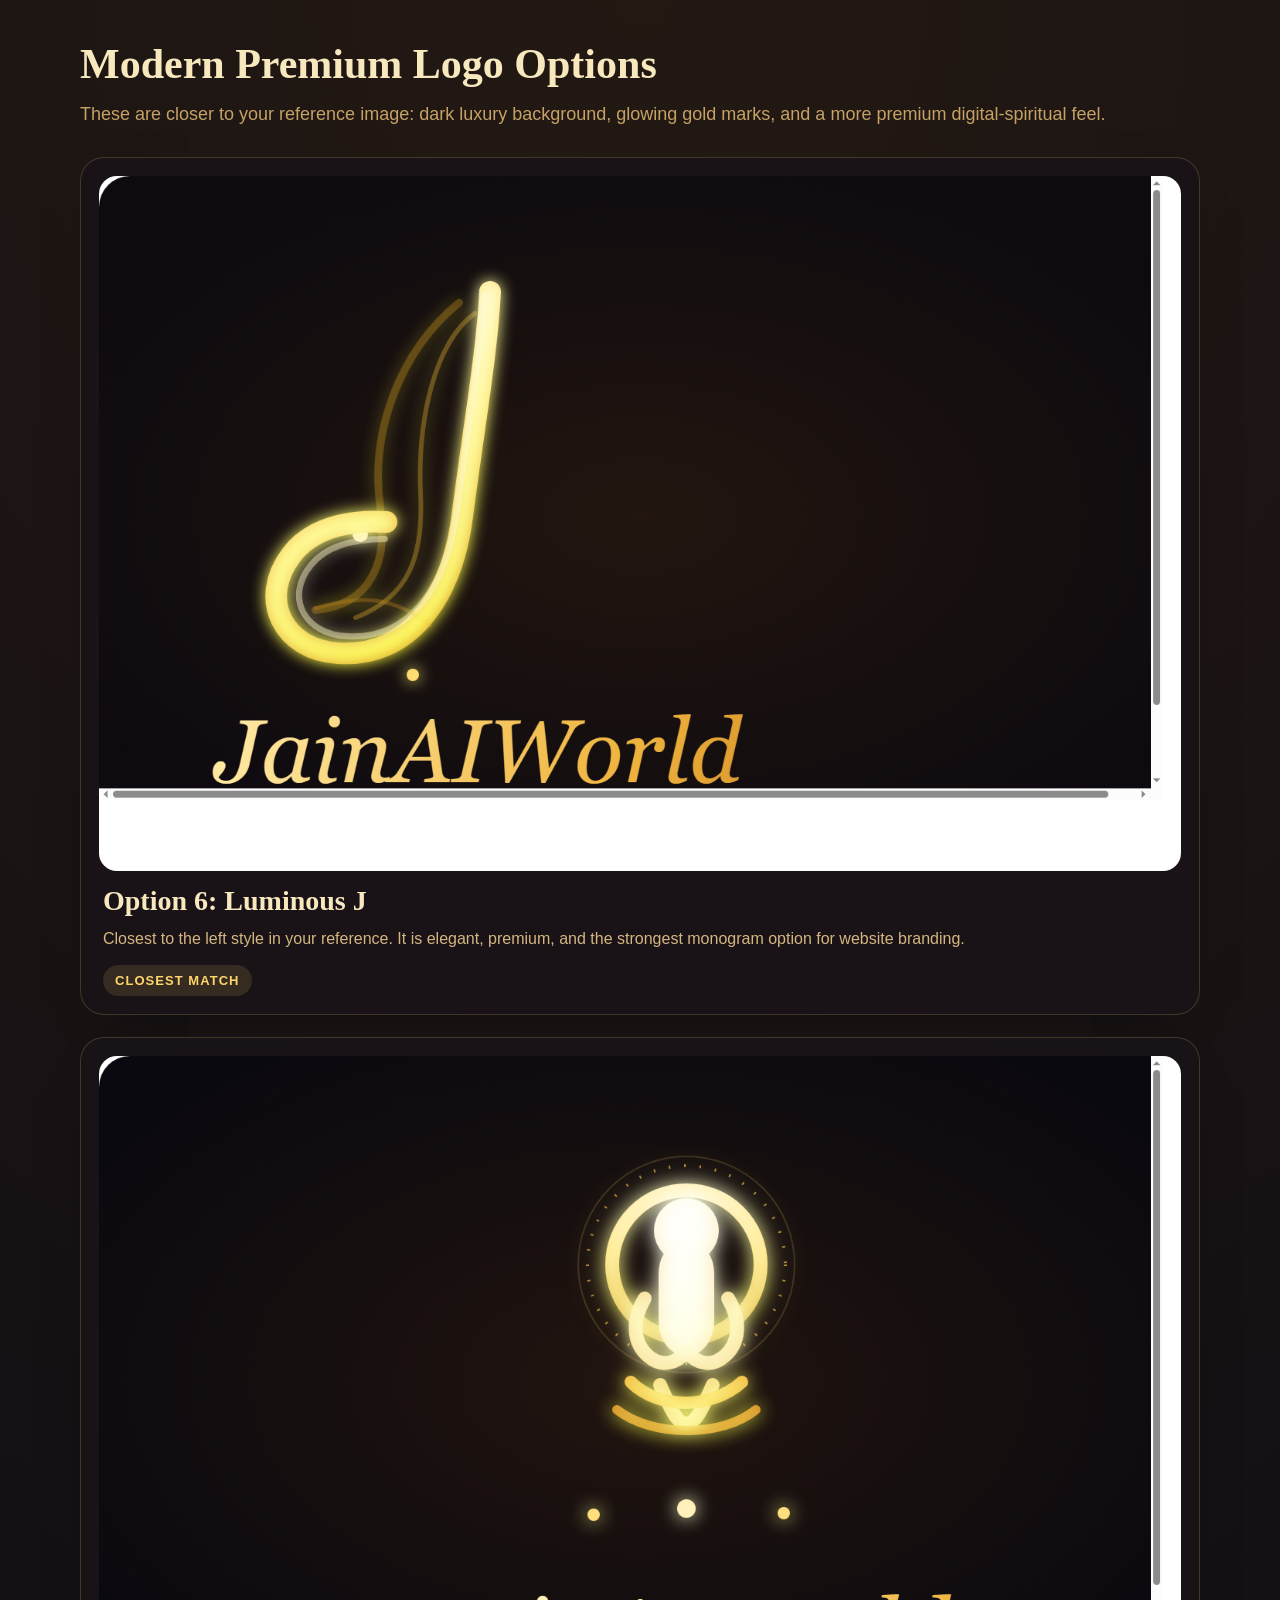
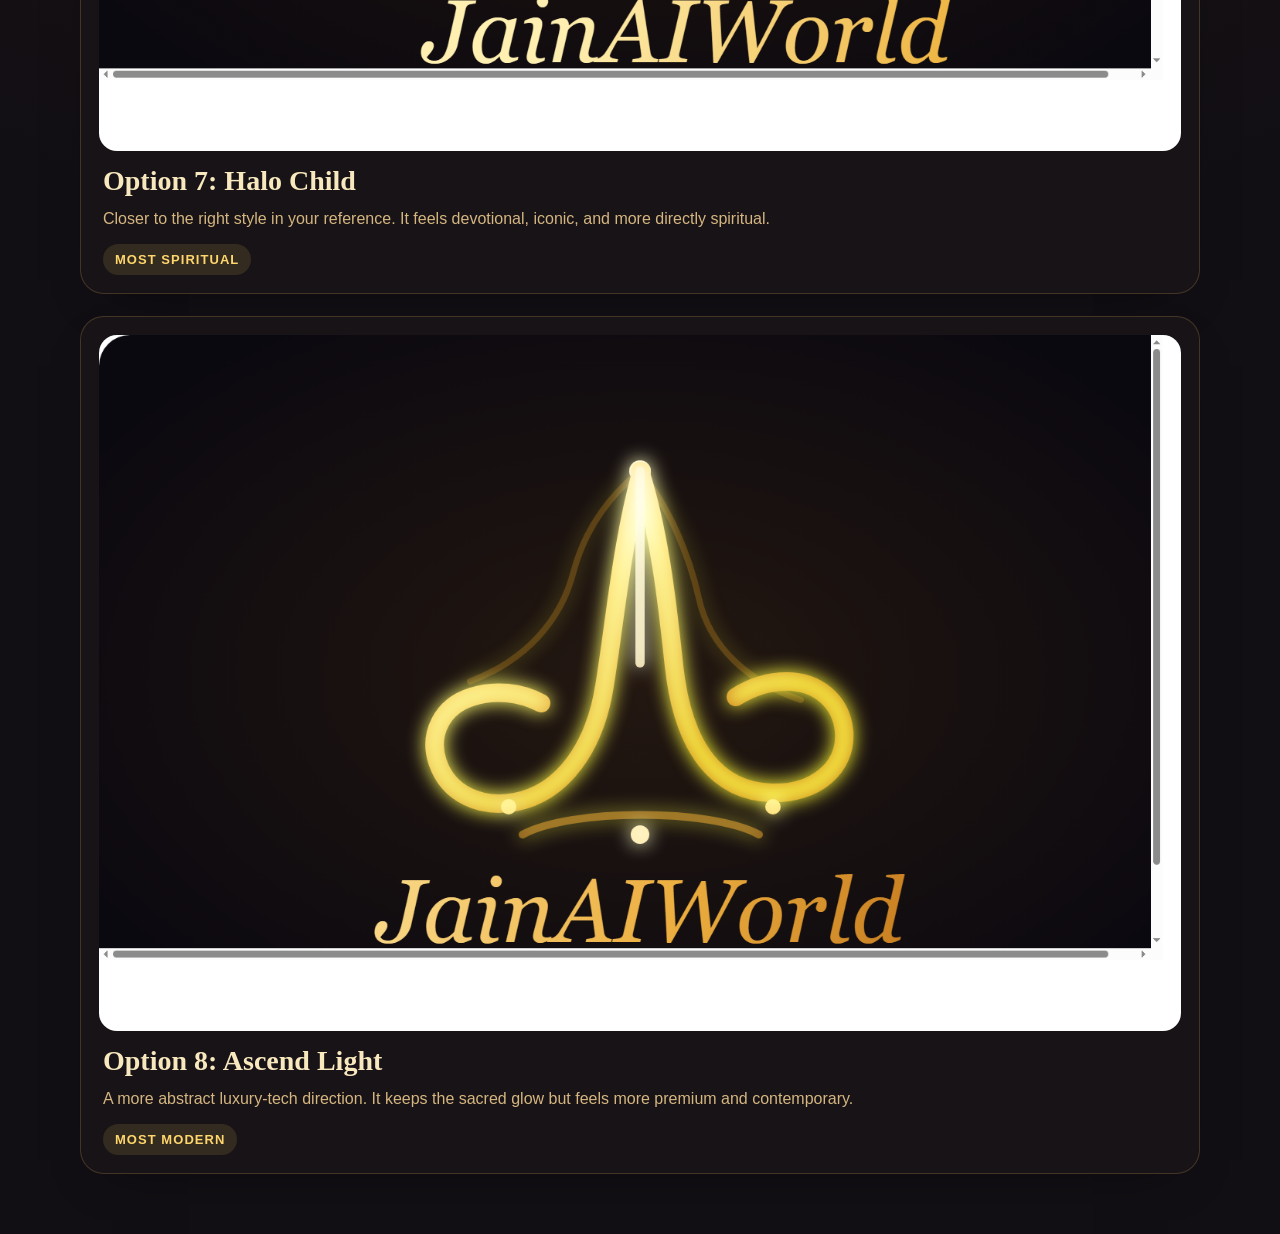
<file: logo-options-modern.html>
﻿<!DOCTYPE html>
<html lang="en">
  <head>
    <meta charset="UTF-8" />
    <meta name="viewport" content="width=device-width, initial-scale=1.0" />
    <title>JainAIWorld Modern Logo Options</title>
    <style>
      :root {
        --bg: #120f14;
        --card: rgba(26, 20, 24, 0.92);
        --border: rgba(255, 212, 107, 0.18);
        --text: #f8e8be;
        --muted: #c5a165;
      }
      * { box-sizing: border-box; }
      body {
        margin: 0;
        font-family: Arial, sans-serif;
        color: var(--text);
        background: radial-gradient(circle at top, #231913 0%, var(--bg) 65%);
      }
      .wrap {
        width: min(1120px, calc(100% - 32px));
        margin: 0 auto;
        padding: 40px 0 60px;
      }
      h1 {
        margin: 0;
        font-family: Georgia, serif;
        font-size: 42px;
      }
      .sub {
        margin: 12px 0 28px;
        color: var(--muted);
        font-size: 18px;
        line-height: 1.6;
      }
      .grid {
        display: grid;
        gap: 22px;
      }
      .card {
        padding: 18px;
        border: 1px solid var(--border);
        border-radius: 24px;
        background: var(--card);
        box-shadow: 0 18px 50px -32px rgba(0, 0, 0, 0.7);
      }
      img {
        width: 100%;
        display: block;
        border-radius: 18px;
        background: #0f0c11;
      }
      .meta {
        padding: 14px 4px 0;
      }
      .meta h2 {
        margin: 0 0 8px;
        font-family: Georgia, serif;
        font-size: 28px;
      }
      .meta p {
        margin: 0;
        color: #d5b680;
        line-height: 1.7;
      }
      .tag {
        display: inline-block;
        margin-top: 12px;
        padding: 8px 12px;
        border-radius: 999px;
        background: rgba(255, 210, 103, 0.12);
        color: #ffd66c;
        font-size: 13px;
        font-weight: 700;
        letter-spacing: 0.08em;
      }
    </style>
  </head>
  <body>
    <div class="wrap">
      <h1>Modern Premium Logo Options</h1>
      <p class="sub">These are closer to your reference image: dark luxury background, glowing gold marks, and a more premium digital-spiritual feel.</p>
      <div class="grid">
        <section class="card">
          <img src="assets/logos/modern-luminous-j.png" alt="Luminous J logo" />
          <div class="meta">
            <h2>Option 6: Luminous J</h2>
            <p>Closest to the left style in your reference. It is elegant, premium, and the strongest monogram option for website branding.</p>
            <span class="tag">CLOSEST MATCH</span>
          </div>
        </section>
        <section class="card">
          <img src="assets/logos/modern-halo-child.png" alt="Halo Child logo" />
          <div class="meta">
            <h2>Option 7: Halo Child</h2>
            <p>Closer to the right style in your reference. It feels devotional, iconic, and more directly spiritual.</p>
            <span class="tag">MOST SPIRITUAL</span>
          </div>
        </section>
        <section class="card">
          <img src="assets/logos/modern-ascend-light.png" alt="Ascend Light logo" />
          <div class="meta">
            <h2>Option 8: Ascend Light</h2>
            <p>A more abstract luxury-tech direction. It keeps the sacred glow but feels more premium and contemporary.</p>
            <span class="tag">MOST MODERN</span>
          </div>
        </section>
      </div>
    </div>
  </body>
</html>
</file>
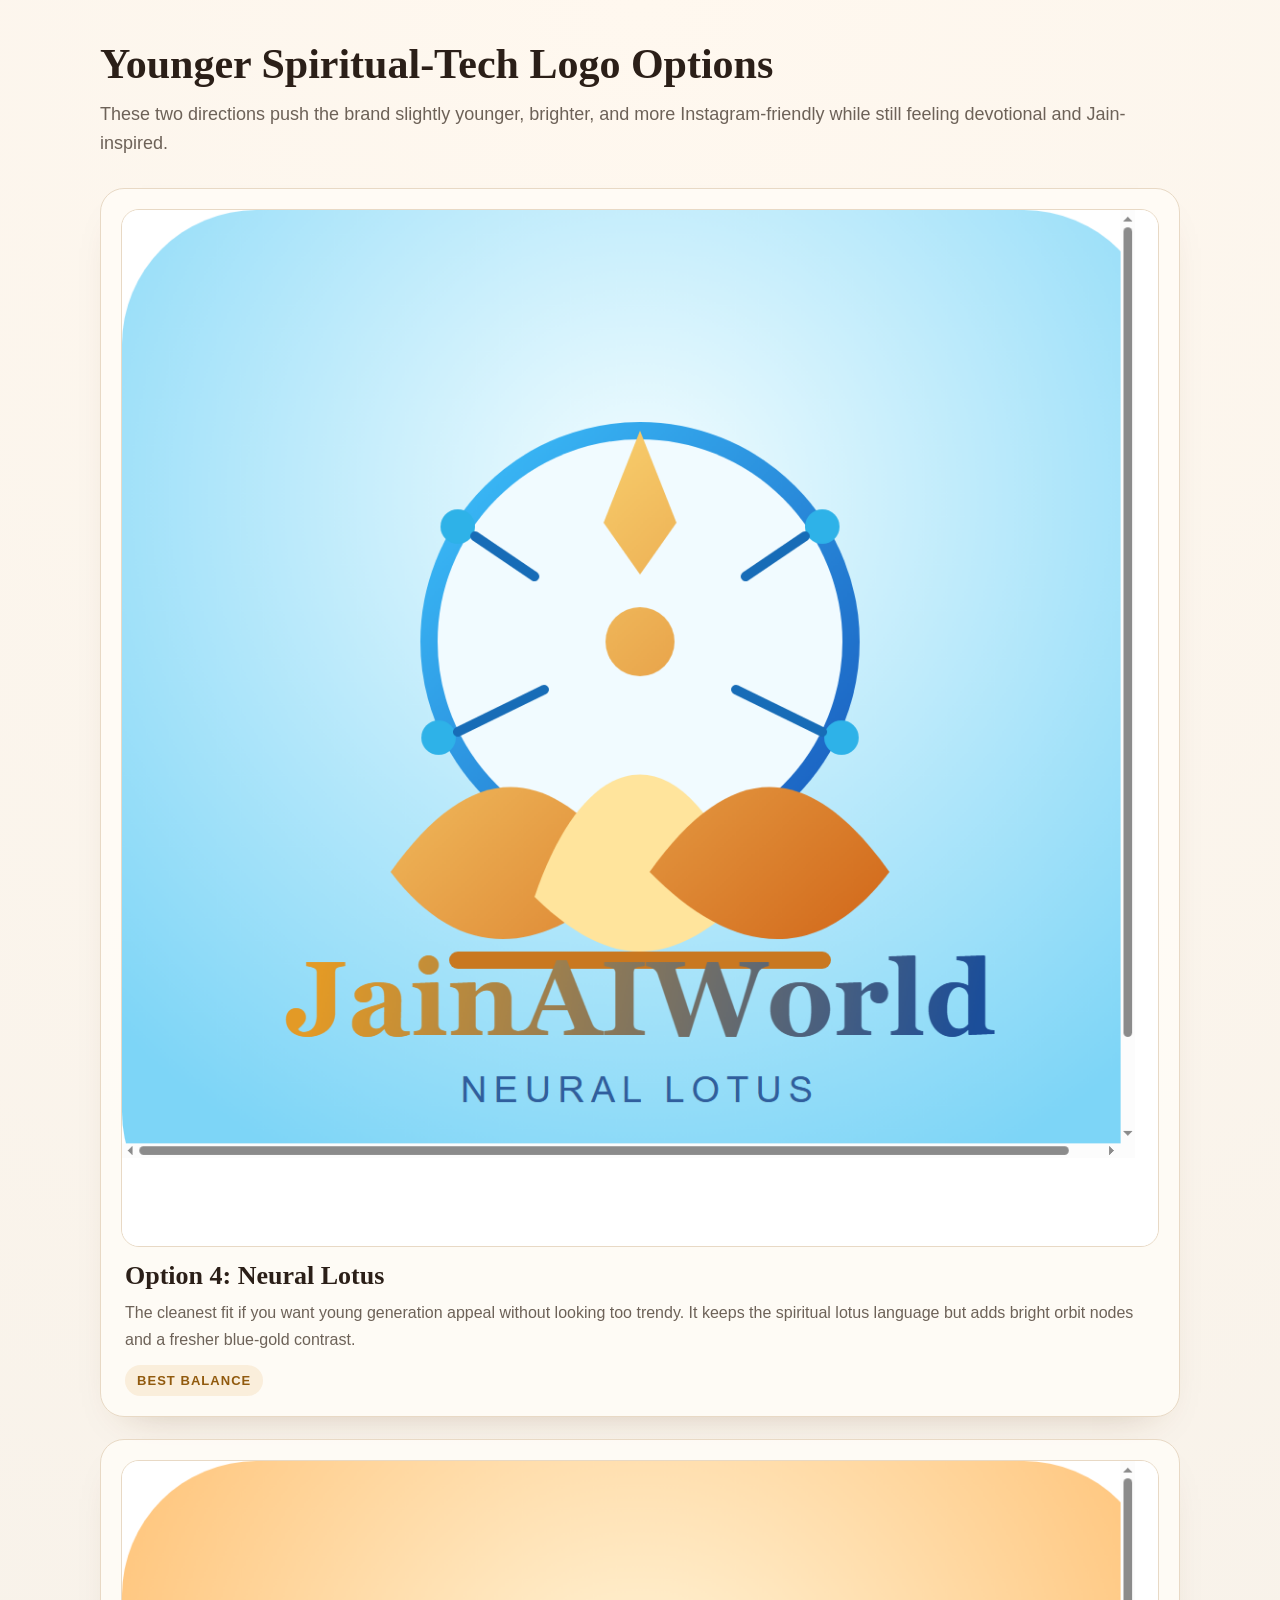
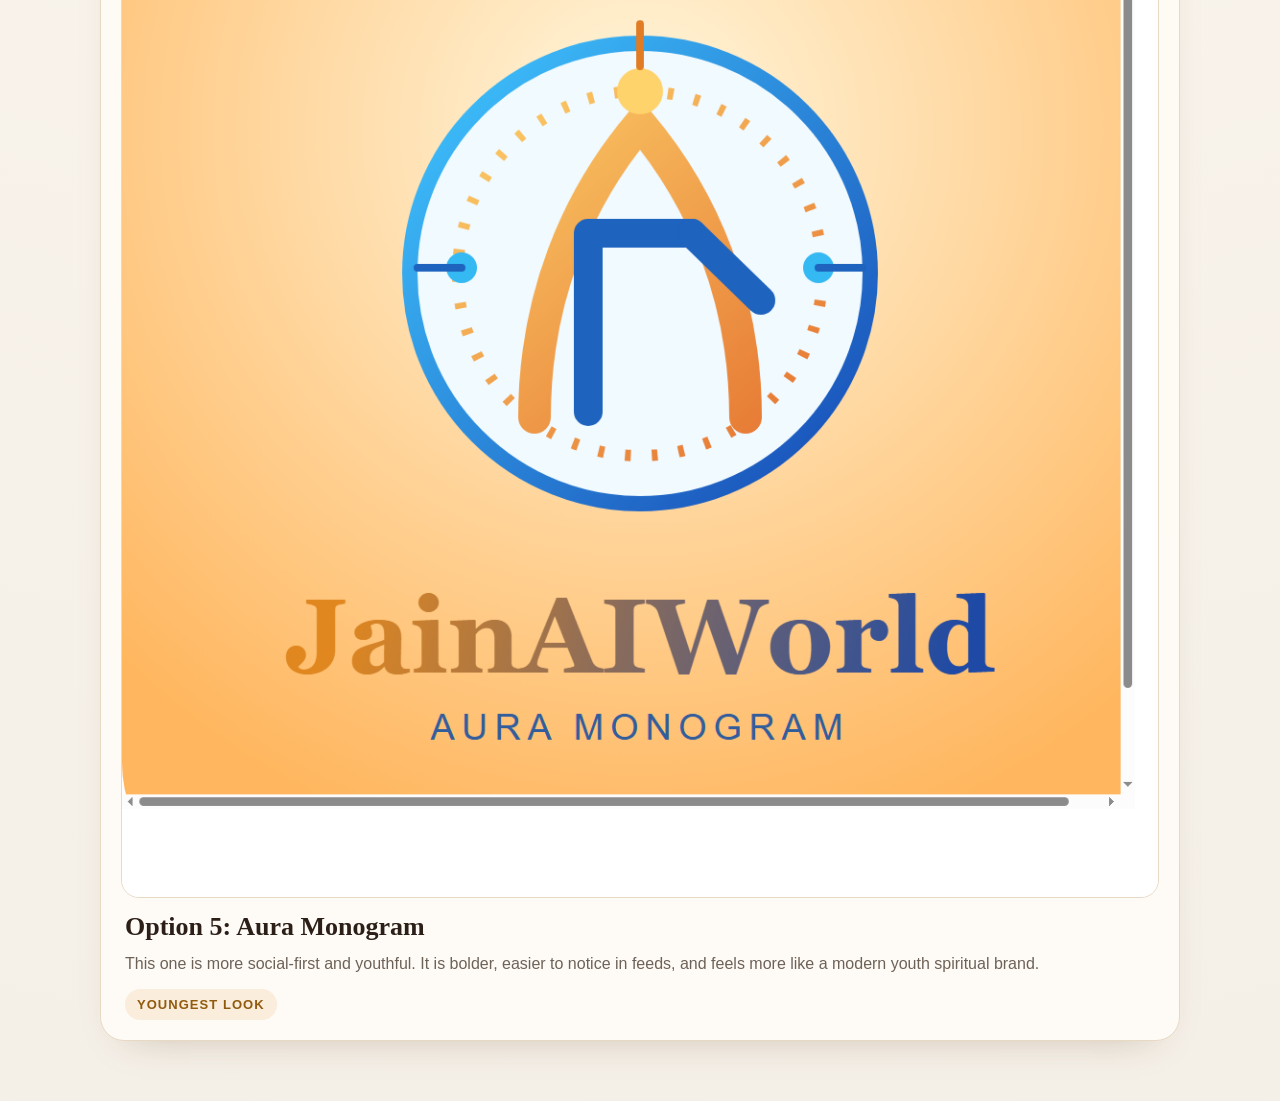
<file: logo-options-young.html>
﻿<!DOCTYPE html>
<html lang="en">
  <head>
    <meta charset="UTF-8" />
    <meta name="viewport" content="width=device-width, initial-scale=1.0" />
    <title>JainAIWorld Young Logo Options</title>
    <style>
      :root { --bg:#f4efe7; --card:rgba(255,252,247,.9); --text:#2b1f18; --muted:#6d6258; --border:#e8d9c5; --accent:#d98d22; }
      * { box-sizing:border-box; }
      body { margin:0; font-family:Arial,sans-serif; color:var(--text); background:radial-gradient(circle at top,#fff8ef,var(--bg)); }
      .wrap { width:min(1080px,calc(100% - 32px)); margin:0 auto; padding:40px 0 60px; }
      h1 { margin:0; font-family:Georgia,serif; font-size:42px; }
      .sub { margin:12px 0 30px; color:var(--muted); font-size:18px; line-height:1.6; }
      .grid { display:grid; gap:22px; }
      .card { background:var(--card); border:1px solid var(--border); border-radius:24px; padding:20px; box-shadow:0 18px 40px -28px rgba(93,52,18,.35); }
      .card img { width:100%; display:block; border-radius:18px; border:1px solid var(--border); background:#fff; }
      .meta { padding:14px 4px 0; }
      .meta h2 { margin:0 0 8px; font-size:26px; font-family:Georgia,serif; }
      .meta p { margin:0; color:var(--muted); line-height:1.7; }
      .tag { display:inline-block; margin-top:12px; padding:8px 12px; border-radius:999px; background:rgba(217,141,34,.12); color:#915a0e; font-size:13px; font-weight:700; letter-spacing:.08em; }
    </style>
  </head>
  <body>
    <div class="wrap">
      <h1>Younger Spiritual-Tech Logo Options</h1>
      <p class="sub">These two directions push the brand slightly younger, brighter, and more Instagram-friendly while still feeling devotional and Jain-inspired.</p>
      <div class="grid">
        <section class="card">
          <img src="assets/logos/instagram-neural-lotus.png" alt="Neural Lotus logo concept" />
          <div class="meta">
            <h2>Option 4: Neural Lotus</h2>
            <p>The cleanest fit if you want young generation appeal without looking too trendy. It keeps the spiritual lotus language but adds bright orbit nodes and a fresher blue-gold contrast.</p>
            <span class="tag">BEST BALANCE</span>
          </div>
        </section>
        <section class="card">
          <img src="assets/logos/instagram-aura-monogram.png" alt="Aura Monogram logo concept" />
          <div class="meta">
            <h2>Option 5: Aura Monogram</h2>
            <p>This one is more social-first and youthful. It is bolder, easier to notice in feeds, and feels more like a modern youth spiritual brand.</p>
            <span class="tag">YOUNGEST LOOK</span>
          </div>
        </section>
      </div>
    </div>
  </body>
</html>
</file>
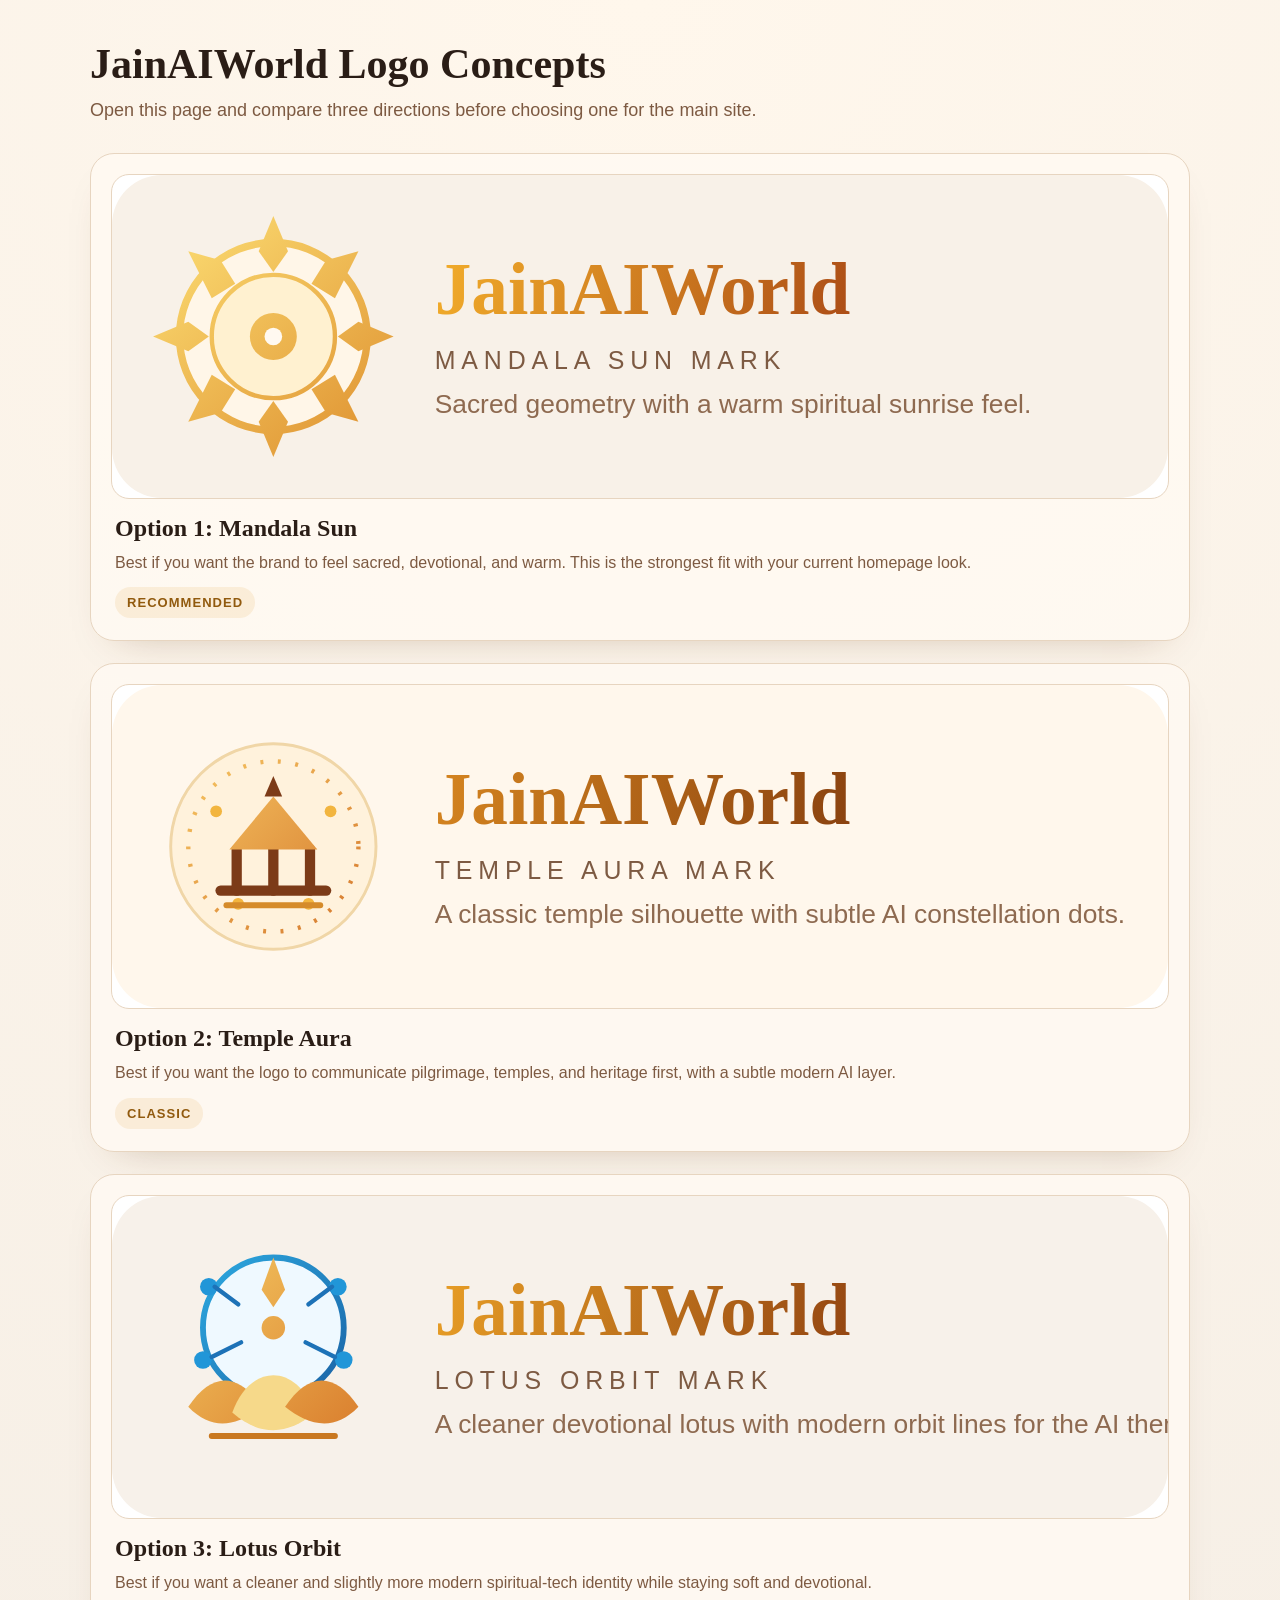
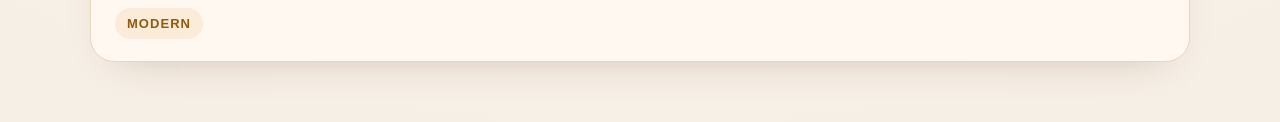
<file: logo-options.html>
﻿<!DOCTYPE html>
<html lang="en">
  <head>
    <meta charset="UTF-8" />
    <meta name="viewport" content="width=device-width, initial-scale=1.0" />
    <title>JainAIWorld Logo Options</title>
    <style>
      :root {
        --bg: #f6efe6;
        --card: rgba(255, 250, 243, 0.88);
        --text: #2a1d16;
        --muted: #7d5a42;
        --border: #e7d5c0;
        --gold: #df9721;
      }
      * { box-sizing: border-box; }
      body {
        margin: 0;
        font-family: Arial, sans-serif;
        background: radial-gradient(circle at top, #fff7ec, var(--bg));
        color: var(--text);
      }
      .wrap {
        width: min(1100px, calc(100% - 32px));
        margin: 0 auto;
        padding: 40px 0 60px;
      }
      h1 {
        margin: 0;
        font-family: Georgia, serif;
        font-size: 42px;
      }
      .sub {
        margin: 12px 0 32px;
        color: var(--muted);
        font-size: 18px;
      }
      .grid {
        display: grid;
        gap: 22px;
      }
      .card {
        padding: 20px;
        border: 1px solid var(--border);
        border-radius: 24px;
        background: var(--card);
        box-shadow: 0 18px 40px -28px rgba(93, 52, 18, 0.35);
      }
      .meta {
        padding: 12px 4px 2px;
      }
      .meta h2 {
        margin: 0 0 8px;
        font-size: 24px;
        font-family: Georgia, serif;
      }
      .meta p {
        margin: 0;
        color: var(--muted);
        line-height: 1.6;
      }
      .tag {
        display: inline-block;
        margin-top: 12px;
        padding: 8px 12px;
        border-radius: 999px;
        background: rgba(223, 151, 33, 0.12);
        color: #915a0e;
        font-size: 13px;
        font-weight: 700;
        letter-spacing: 0.08em;
      }
      img {
        width: 100%;
        border-radius: 18px;
        border: 1px solid var(--border);
        background: white;
      }
    </style>
  </head>
  <body>
    <div class="wrap">
      <h1>JainAIWorld Logo Concepts</h1>
      <p class="sub">Open this page and compare three directions before choosing one for the main site.</p>
      <div class="grid">
        <section class="card">
          <img src="assets/logos/logo-mandala-sun.svg" alt="Mandala Sun logo concept" />
          <div class="meta">
            <h2>Option 1: Mandala Sun</h2>
            <p>Best if you want the brand to feel sacred, devotional, and warm. This is the strongest fit with your current homepage look.</p>
            <span class="tag">RECOMMENDED</span>
          </div>
        </section>
        <section class="card">
          <img src="assets/logos/logo-temple-aura.svg" alt="Temple Aura logo concept" />
          <div class="meta">
            <h2>Option 2: Temple Aura</h2>
            <p>Best if you want the logo to communicate pilgrimage, temples, and heritage first, with a subtle modern AI layer.</p>
            <span class="tag">CLASSIC</span>
          </div>
        </section>
        <section class="card">
          <img src="assets/logos/logo-lotus-orbit.svg" alt="Lotus Orbit logo concept" />
          <div class="meta">
            <h2>Option 3: Lotus Orbit</h2>
            <p>Best if you want a cleaner and slightly more modern spiritual-tech identity while staying soft and devotional.</p>
            <span class="tag">MODERN</span>
          </div>
        </section>
      </div>
    </div>
  </body>
</html>
</file>
